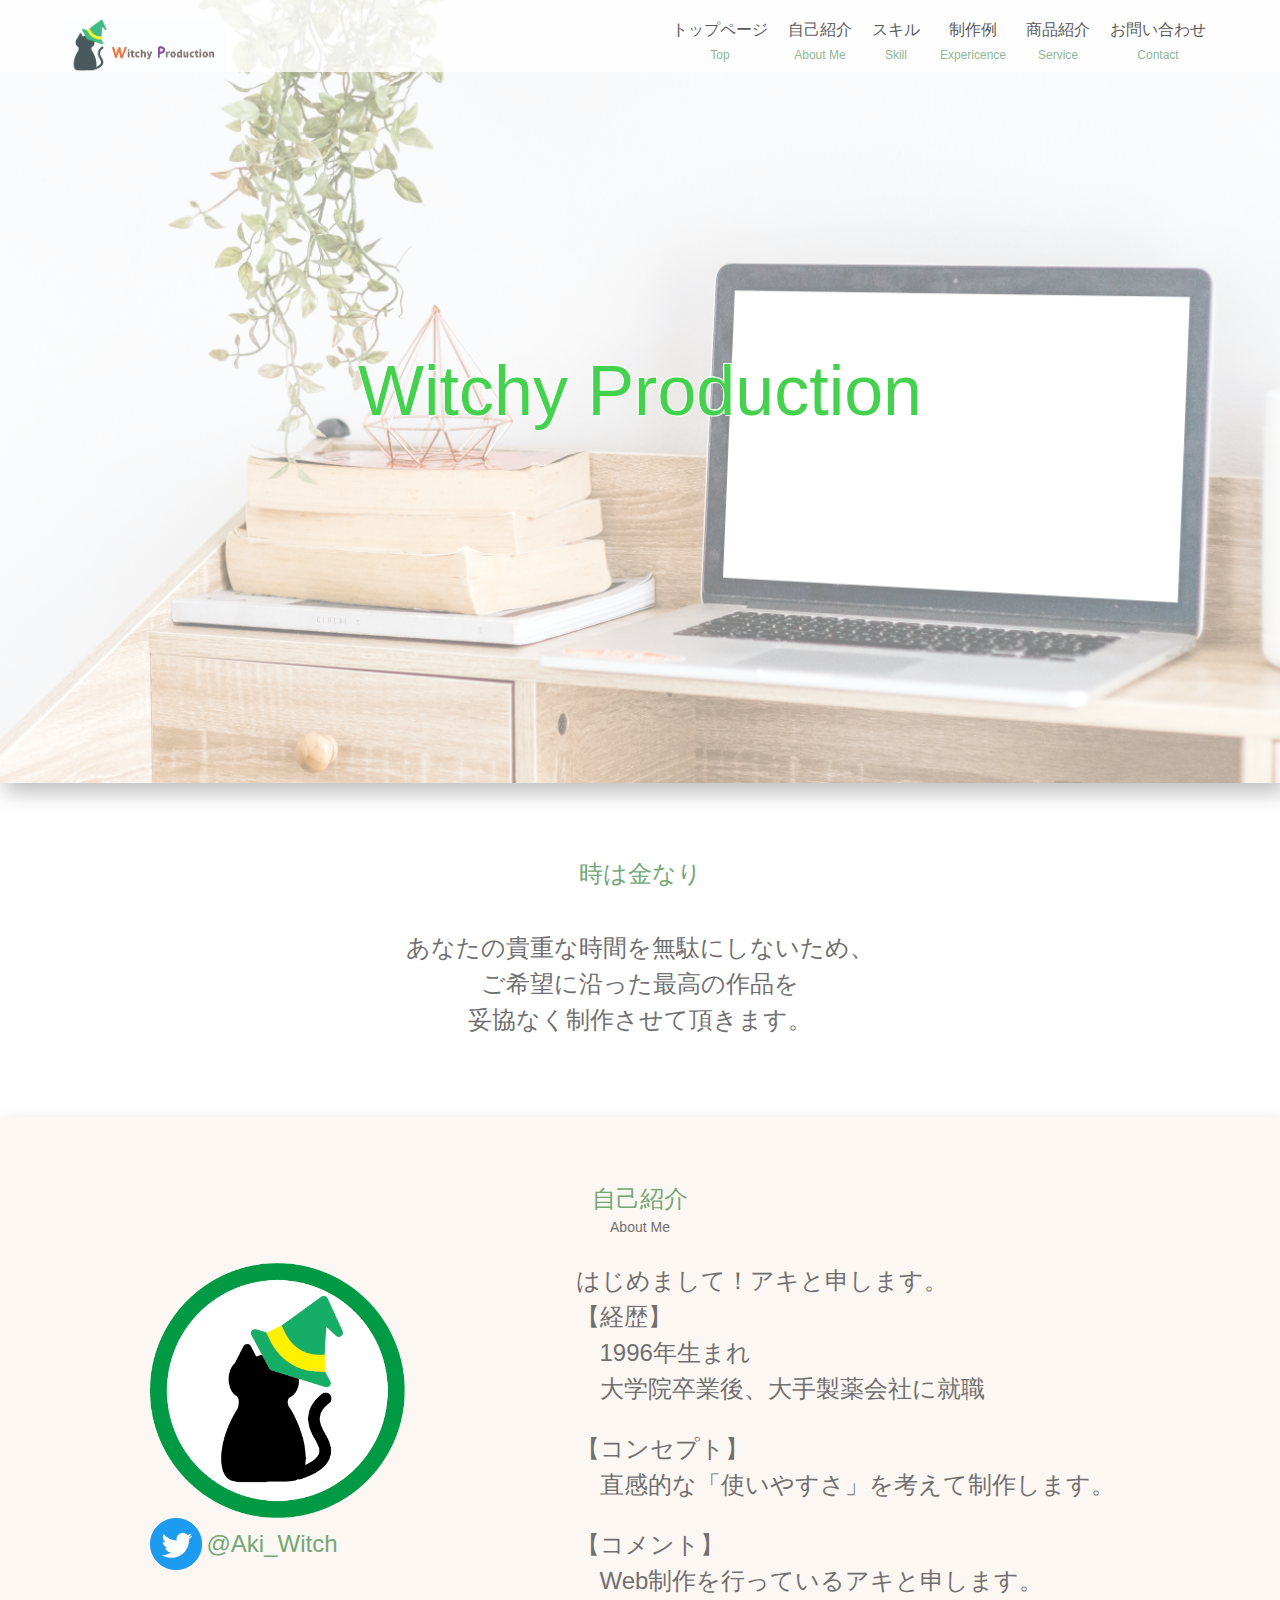
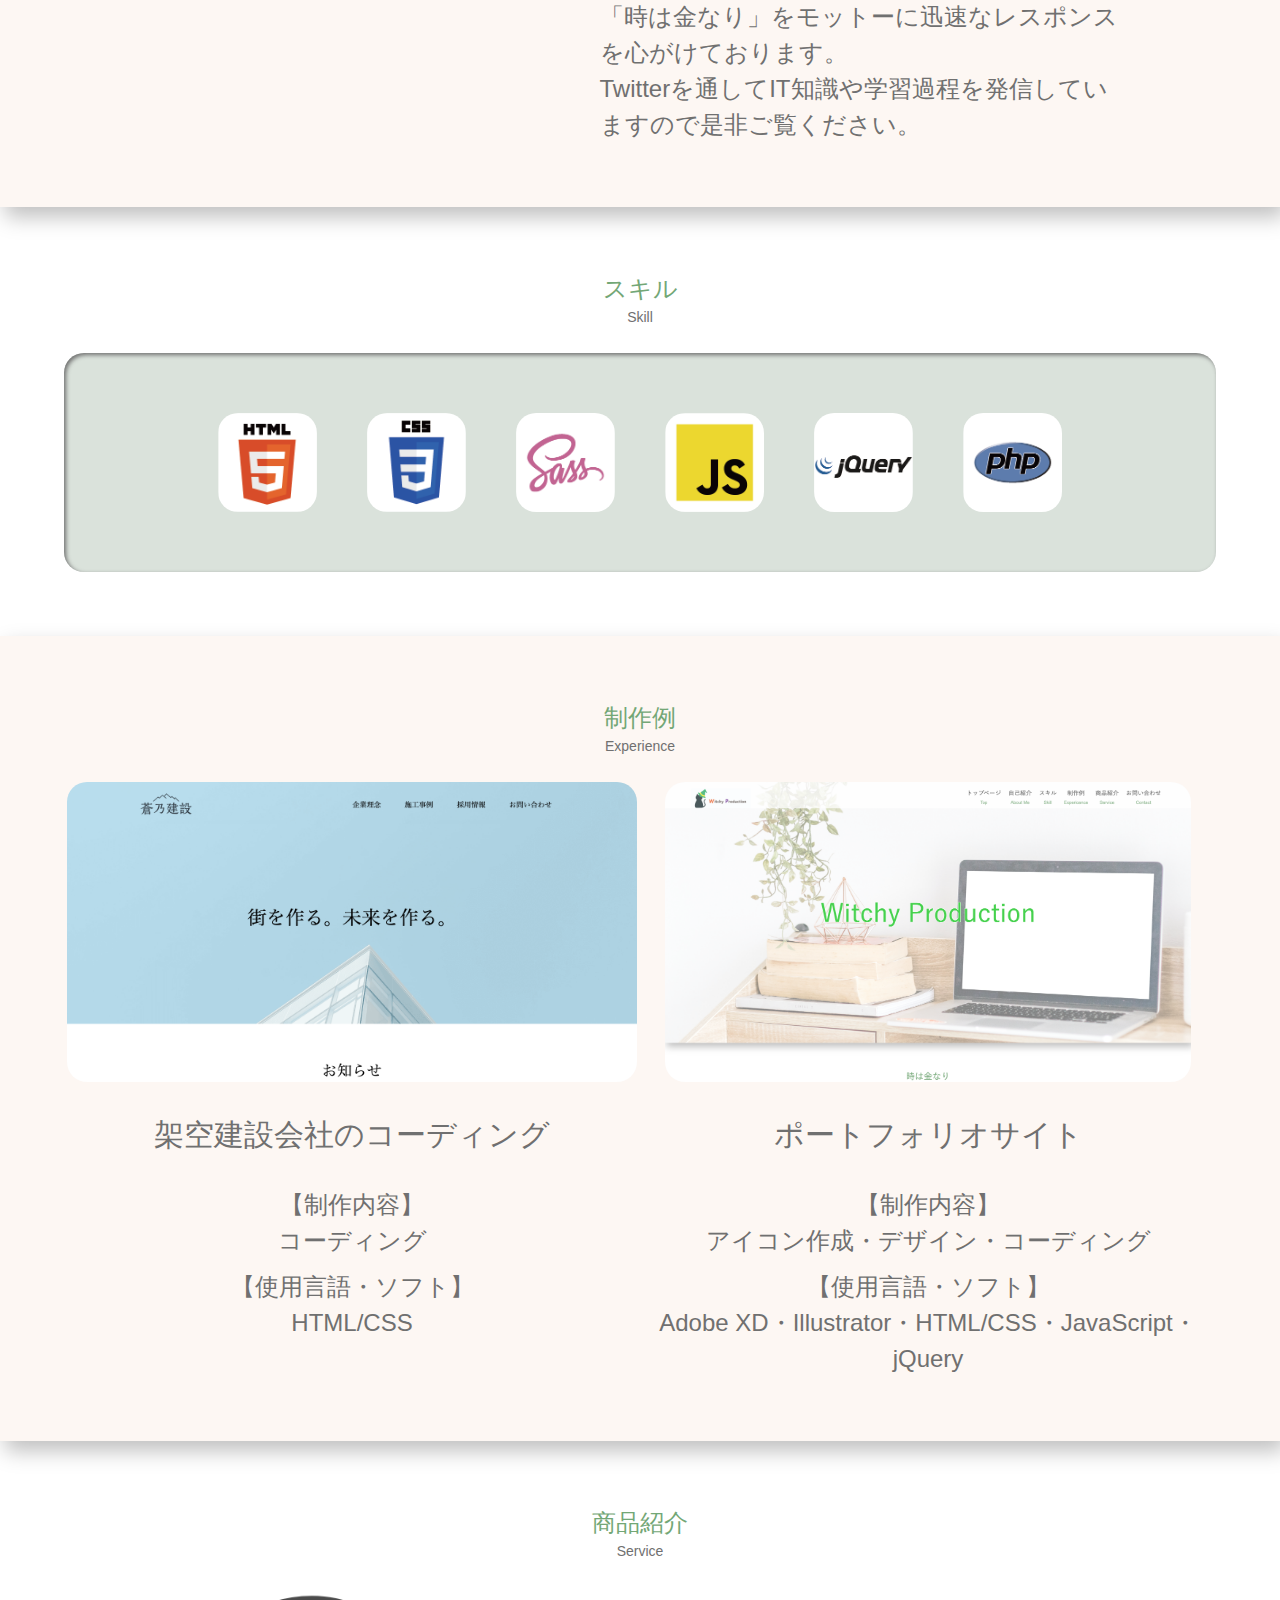
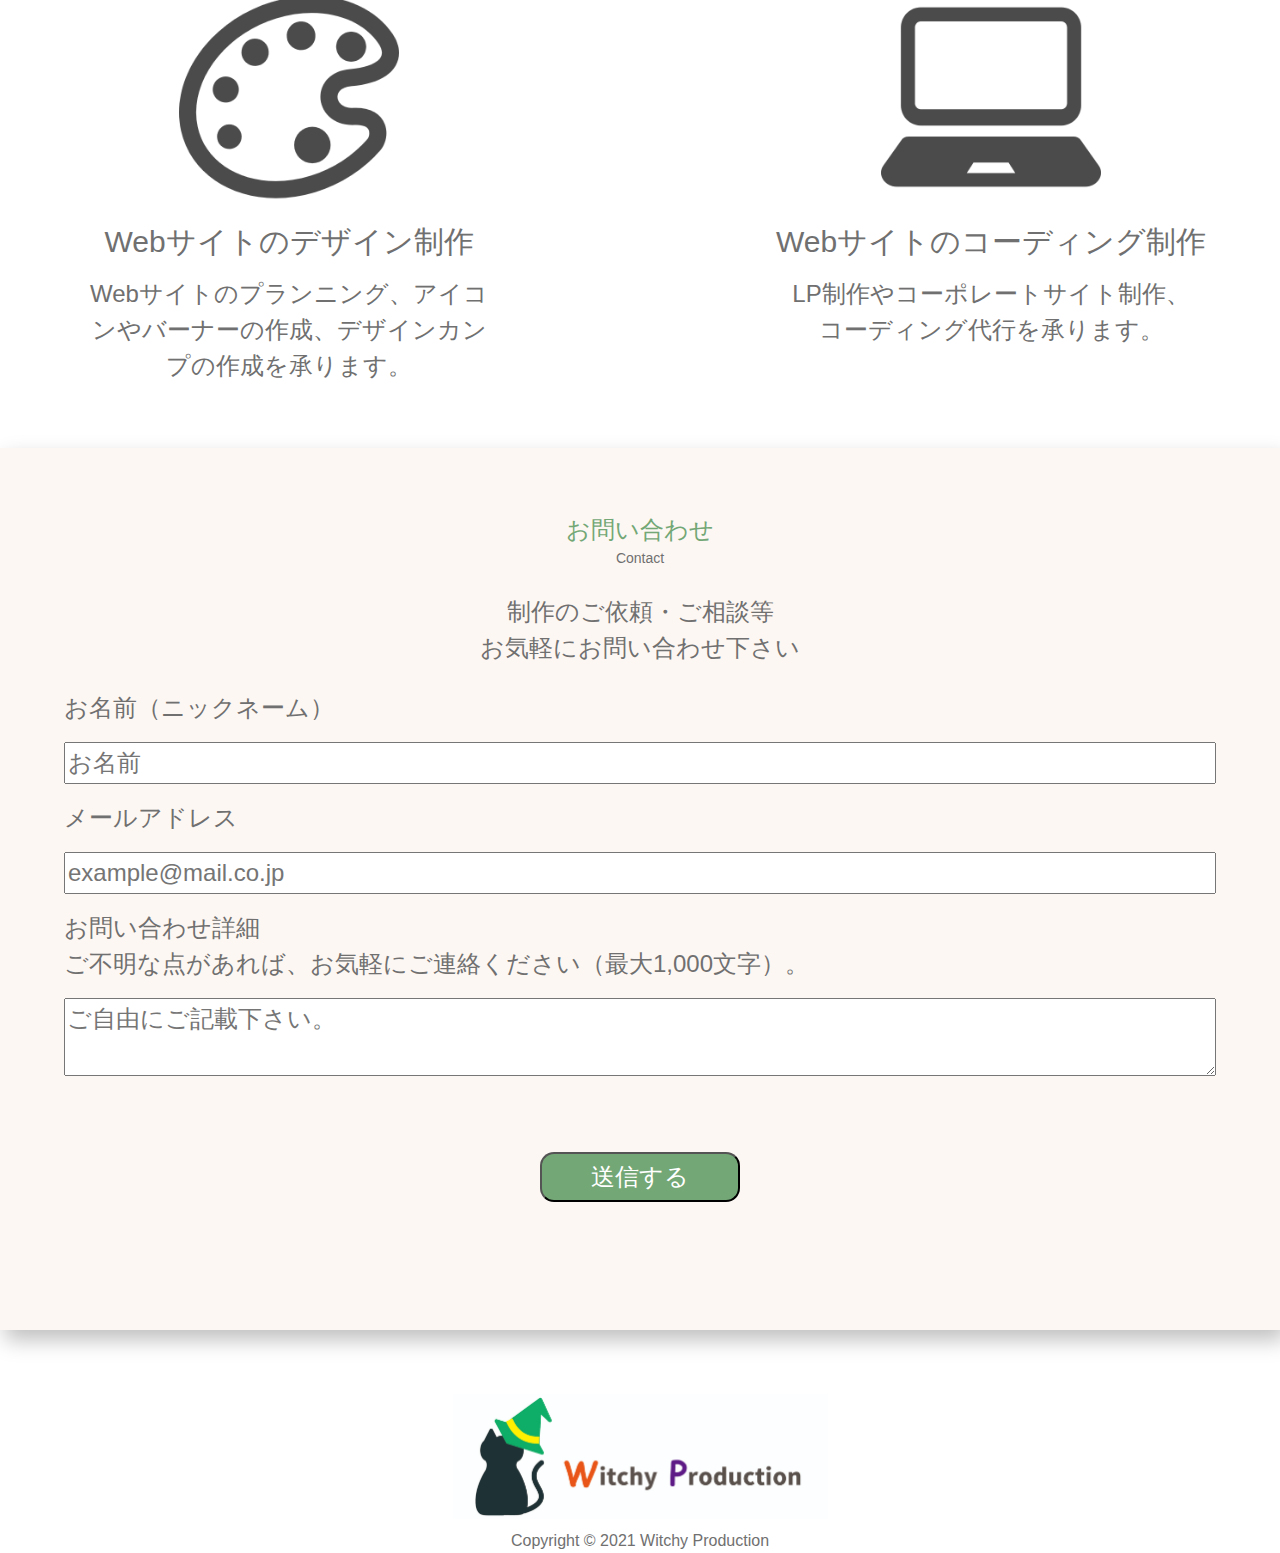
<file: index.html>
<!DOCTYPE html>
<html lang="ja">
<head>
    <meta charset="UTF-8">
    <meta http-equiv="X-UA-Compatible" content="IE=edge">
    <meta name="viewport" content="width=device-width, initial-scale=1.0">
    <title>Portfolio</title>
    <link rel="stylesheet" href="css/style.css">
    <link rel="stylesheet" href="https://unpkg.com/swiper/swiper-bundle.min.css" />
    <link rel="stylesheet" href="https://use.fontawesome.com/releases/v5.12.1/css/all.css">
</head>
<body>
    <header class="header">
        <div class="header__wrapper">
            <div class="header__left">
                <div class="header__icon">
                    <img src="img/banner-img.jpg" alt="黒猫バーナー">
                </div>
            </div>
            <div class="header__right">
                <button class="hamburger-btn" type="button">
                    <span></span>
                    <span></span>
                    <span></span>
                </button>
                <nav class="header__nav">
                    <ul class="header__titles text-size-s">
                        <li class="header__humburger-icon">
                            <div class="header__humburger-icon-wrapper">
                                <img class="header__humburger-icon-img" src="img/logo-img.png" alt="黒猫ロゴマーク">
                            </div>
                        </li>
                        <li class="header__title"><a href="#top" class="header__maintitle">トップページ<br><span class="header__subtitle main-color">Top</span></a></li>
                        <li class="header__title"><a href="#about-me" class="header__maintitle">自己紹介<br><span class="header__subtitle main-color">About Me</span></a></li>
                        <li class="header__title"><a href="#skill" class="header__maintitle">スキル<br><span class="header__subtitle main-color">Skill</span></a></li>
                        <li class="header__title"><a href="#experience" class="header__maintitle">制作例<br><span class="header__subtitle main-color">Expericence</span></a></li>
                        <li class="header__title"><a href="#service" class="header__maintitle">商品紹介<br><span class="header__subtitle main-color">Service</span></a></li>
                        <li class="header__title"><a href="#contact" class="header__maintitle">お問い合わせ<br><span class="header__subtitle main-color">Contact</span></a></li>
                    </ul>
                </nav>
            </div>
        </div>
    </header>
    <main>
        <div id="top">
            <div class="top__title main-brightcolor">Witchy Production</div>
        </div>
        <div class="coments">
            <div class="coments__title main-color">
                時は金なり
            </div>
            <p class="coments__text">あなたの貴重な時間を無駄にしないため、<br>
                ご希望に沿った最高の作品を<br>
                妥協なく制作させて頂きます。</p>
        </div>
        <div id="about-me" class="base-color">
            <div class="about-me__main-title main-color">自己紹介</div>
            <div class="subtitle">About Me</div>
            <div class="about-me__wrapper">
                <div class="about-me__left">
                    <div class="about-me__logo">
                        <img src="img/logo-img.png" alt="黒猫">
                    </div>
                    <a href="https://twitter.com/Aki_Witch" class="about-me__link">
                        <div class="about-me__twitter">
                            <img src="img/icon-img.png" alt="ツイッター">
                        </div>
                        <div class="about-me__twitter-name main-color">@Aki_Witch</div>
                    </a>
                </div>
                <div class="about-me__right">
                    <p class="about-me__hello">
                        はじめまして！アキと申します。
                    </p>
                    <p class="about-me__career text-indent">
                        【経歴】<br>
                        1996年生まれ<br>
                        大学院卒業後、大手製薬会社に就職
                    </p>
                    <p class="about-me__concept text-indent">
                        【コンセプト】<br>
                        直感的な「使いやすさ」を考えて制作します。
                    </p>
                    <p class="about-me__comment text-indent">
                        【コメント】<br>
                        Web制作を行っているアキと申します。<br>
                        「時は金なり」をモットーに迅速なレスポンスを心がけております。<br>
                        Twitterを通してIT知識や学習過程を発信していますので是非ご覧ください。
                    </p>
                </div>
            </div>
        </div>
        <div id="skill">
            <div class="skill__main-title main-color">スキル</div>
            <div class="subtitle">Skill</div>
            <div class="skill__container slide-container"><!--slide-containerはセレクタ名取り外しの時に使用したセレクタ-->
                <div class="skill__wrapper slide-wrapper base-greencolor"><!--slide-wrapperはセレクタ名取り外しの時に使用したセレクタ-->
                    <div class="skill__img slide-img"><!--slide-imgはセレクタ名取り外しの時に使用したセレクタ-->
                        <img src="img/言語アイコン/skill1.png" alt="html">
                    </div>
                    <div class="skill__img slide-img"><!--slide-imgはセレクタ名取り外しの時に使用したセレクタ-->
                        <img src="img/言語アイコン/skill2.png" alt="css">
                    </div>
                    <div class="skill__img slide-img"><!--slide-imgはセレクタ名取り外しの時に使用したセレクタ-->
                        <img src="img/言語アイコン/skill3.png" alt="sass">
                    </div>
                    <div class="skill__img slide-img"><!--slide-imgはセレクタ名取り外しの時に使用したセレクタ-->
                        <img src="img/言語アイコン/skill4.png" alt="javascript">
                    </div>
                    <div class="skill__img slide-img"><!--slide-imgはセレクタ名取り外しの時に使用したセレクタ-->
                        <img src="img/言語アイコン/skill5.png" alt="jquery">
                    </div>
                    <div class="skill__img slide-img"><!--slide-imgはセレクタ名取り外しの時に使用したセレクタ-->
                        <img src="img/言語アイコン/skill6.png" alt="php">
                    </div>
                </div>
                <div class="swiper-pagination"></div>
                <div class="swiper-button-prev"></div>
                <div class="swiper-button-next"></div>
            </div>
        </div>
        <div id="experience" class="base-color">
            <div class="experience__main-title main-color">制作例</div>
            <div class="subtitle">Experience</div>
            <div class="experience__wrapper">
                <div class="experience__left-wrapper">
                    <div class="experience__img">
                        <a href="蒼乃建設_模写/index.html"　target="_blank" rel="noopener noreferrer"><img src="img/experience-img.png" alt="建設会社"></a>
                    </div>
                    <div class="experience__left-title text-size-l">架空建設会社のコーディング</div>
                    <div class="experience__left-text">
                        <p class="experience__left-work">
                            【制作内容】<br>
                            コーディング
                        </p>
                        <p class="experience__left-language">
                            【使用言語・ソフト】<br>
                            HTML/CSS
                        </p>
                    </div>
                </div>
                <div class="experience__right-wrapper">
                    <div class="experience__img">
                        <a href=""><img src="img/experience-img2.png" alt="ポートフォリオ"></a>
                    </div>
                    <div class="experience__right-title text-size-l">ポートフォリオサイト</div>
                    <div class="experience__right-text">
                        <p class="experience__right-work">
                            【制作内容】<br>
                            アイコン作成・デザイン・コーディング
                        </p>
                        <p class="experience__right-language">
                            【使用言語・ソフト】<br>
                            Adobe XD・Illustrator・HTML/CSS・JavaScript・jQuery
                        </p>
                    </div>
                </div>
            </div>
        </div>
        <div id="service">
            <div class="service__main-title main-color">商品紹介</div>
            <div class="subtitle">Service</div>
            <div class="service__wrapper">
                <div class="service__left">
                    <div class="service__paint-icon">
                        <img src="img/service-img2.png" alt="キャンバス">
                    </div>
                    <div class="service__left-title text-size-l">Webサイトのデザイン制作</div>
                    <p class="service__left-text">Webサイトのプランニング、アイコンやバーナーの作成、デザインカンプの作成を承ります。</p>
                </div>
                <div class="service__right">
                    <div class="service__pc-icon">
                        <img src="img/service-img1.png" alt="パソコン">
                    </div>
                    <div class="service__right-title text-size-l">Webサイトのコーディング制作</div>
                    <p class="service__right-text">LP制作やコーポレートサイト制作、コーディング代行を承ります。</p>
                </div>
            </div>
        </div>
        <div id="contact" class="base-color">
            <div class="contact__main-title main-color">お問い合わせ</div>
            <div class="subtitle">Contact</div>
            <p class="contact__text">
                制作のご依頼・ご相談等<br>
                お気軽にお問い合わせ下さい
            </p>
            <div class="contact__wrapper">
                <form action="https://docs.google.com/forms/u/0/d/e/1FAIpQLSd7VACayRbrViLSU15xA6x3VYgoo7xHBLJiN-CHhmTw19xo2w/formResponse"method="post" target="hidden_iframe" onsubmit="submitted=true;">
                    <label for="form-name">お名前（ニックネーム）</label>
                    <p><input id="form-name" type="text" name="entry.1098743279" placeholder="お名前" required=""></p>
                    <label for="form-mail">メールアドレス</label>
                    <p><input id="form-mail" type="email" name="entry.1293579898" placeholder="example@mail.co.jp" required=""></p>
                    <label for="form-detail">お問い合わせ詳細</label>
                    <p>ご不明な点があれば、お気軽にご連絡ください（最大1,000文字）。</p>
                    <p><textarea id="form-detail" class="form-detail" name="entry.410383254" placeholder="ご自由にご記載下さい。" required=""></textarea></p>
                    <p class="form__btn-area"><button type="submit" name="button" value="送信する" class="btn">送信する</button></p>
                </form>
                <script type="text/javascript">var submitted = false;</script>
                <iframe name="hidden_iframe" id="hidden_iframe" style="display:none;" onload="if(submitted){window.location='thank-you.html';}"></iframe>
            </div>
        </div>
    </main>
    <footer class="footer">
        <div class="footer__wrapper">
            <div class="footer__logo">
                <img class="footer__logo-img" src="img/banner-img.jpg" alt="黒猫バーナー">
            </div>
            <p class="footer__copy-right text-size-s">
                Copyright © 2021 Witchy Production
            </p>
        </div>
    </footer>
    <script src="https://ajax.googleapis.com/ajax/libs/jquery/1.12.4/jquery.min.js"></script>
    <script src="js/script.js"></script>
    <script src="https://unpkg.com/swiper/swiper-bundle.min.js"></script>

</body>
</html>
</file>
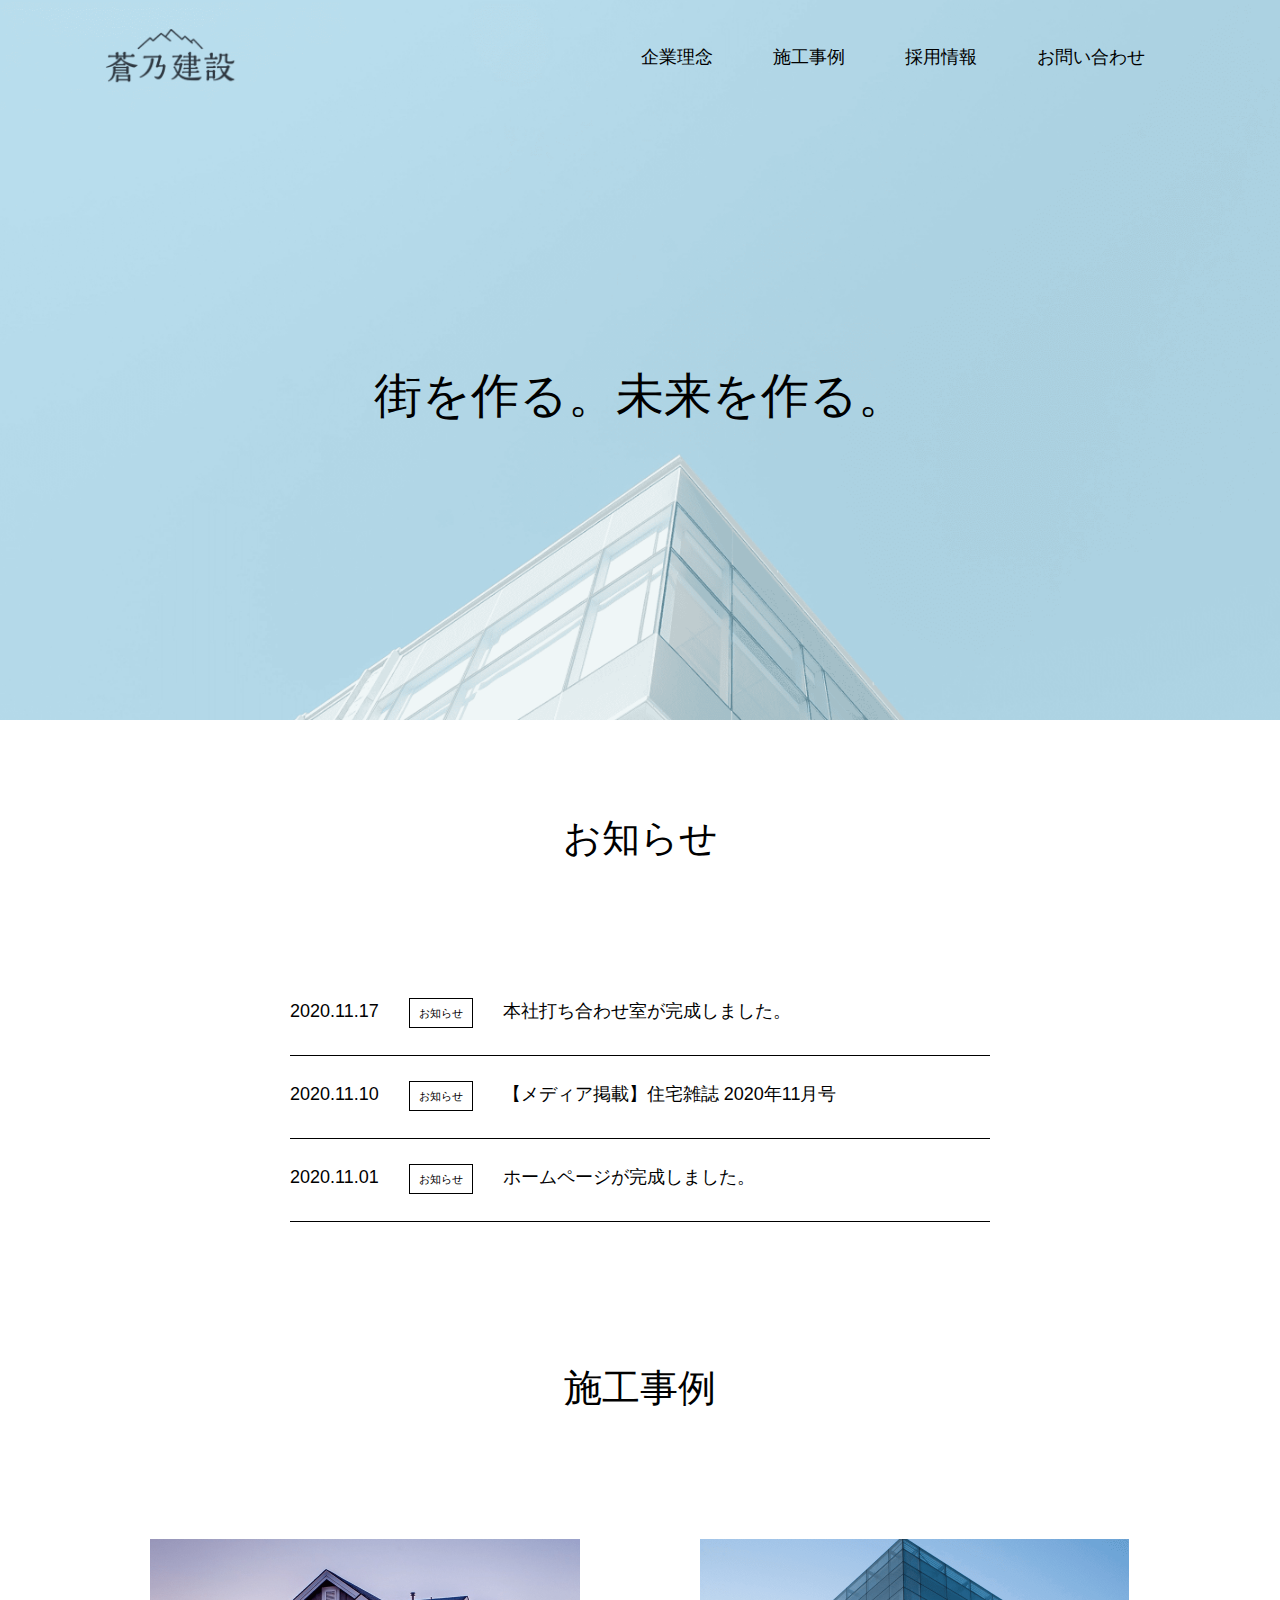
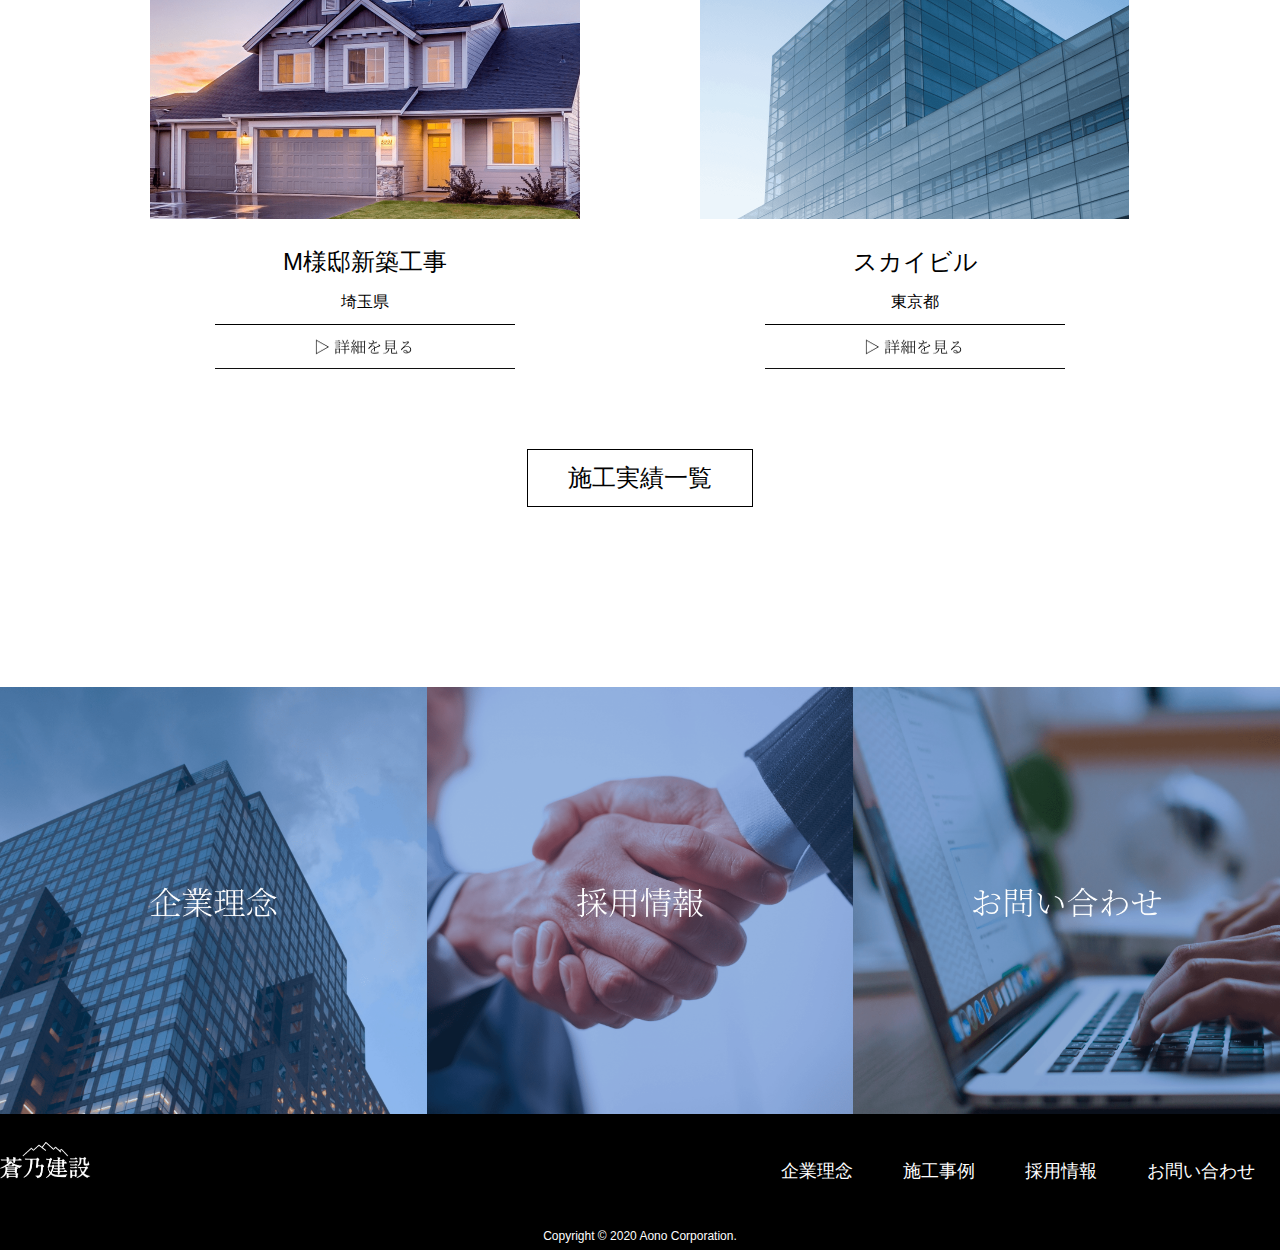
<file: 蒼乃建設_模写/index.html>
<!DOCTYPE html>
<html lang="ja">
<head>
    <meta charset="UTF-8">
    <meta http-equiv="X-UA-Compatible" content="IE=edge">
    <meta name="viewport" content="width=device-width, initial-scale=1.0">
    <title>Document</title>
    <link rel="stylesheet" href="css/style.css">
</head>
<body>
<!--ヘッダー------------------------------------------->
    <header class="header">
        <div class="header--wrapper">
            <div class="header--logo">
                <a href=""><img src="img/header_logo.png" alt="ロゴ"></a>
            </div>
            <nav　class="header--nav">
                <ul class="header--nav__list">
                    <li><a href="">企業理念</a></li>
                    <li><a href="">施工事例</a></li>
                    <li><a href="">採用情報</a></li>
                    <li><a href="">お問い合わせ</a></li>
                </ul>
                <div class="humbergermenu">
                    <img src="img/hamburger.svg" alt="ハンバーガーメニュー">
                    </div>
            </nav>
        </div>
        <div class="header--title">
            <p>街を作る。未来を作る。</p>
        </div>
    </header>
<!--ヘッダー------------------------------------------->

<!--メイン------------------------------------------->
<!--お知らせ------------------------------------------->
    <main>
        <div class="notice">
            <div class="notice--wrapper">
                <h2>お知らせ</h2>
                <div class="notice--information">
                    <ul>
                        <li><a href="">2020.11.17<span class="notice--item">お知らせ</span><span class="notice--newline">本社打ち合わせ室が完成しました。</span></a></li>
                        <li><a href="">2020.11.10<span class="notice--item">お知らせ</span><span class="notice--newline">【メディア掲載】住宅雑誌 2020年11月号</span></a></li>
                        <li><a href="">2020.11.01<span class="notice--item">お知らせ</span><span class="notice--newline">ホームページが完成しました。</span></a></li>
                    </ul>
                </div>
            </div>
        </div>
<!--お知らせ------------------------------------------->

<!--施工事例------------------------------------------->
        <div class="example">
            <div class="example--wrapper">
                <h2>施工事例</h2>
                <div class="example--contents">
                    <div class="example--contents__left">
                        <div class="example--left__img">
                            <img src="img/building1.png" alt="一軒家">
                        </div>
                        <h3>M様邸新築工事</h3>
                        <div class="example--contents__explain">
                            <p>埼玉県</p>
                        </div>
                        <div class="contents--left">
                            <a href=""><img src="img/more.png" alt="詳細を見る"></a>
                        </div>
                    </div>
                    <div class="example--contents__right">
                        <p class="example--right__img">
                            <img src="img/building2.png" alt="ビル">
                        </p>
                        <h3>スカイビル</h3>
                        <div class="example--contents__explain">
                            <p>東京都</p>
                        </div>
                        <p class="contents--right">
                            <a href=""><img src="img/more.png" alt="詳細を見る"></a>
                        </p>
                    </div>
                </div>
                <a href=""><h3>施工実績一覧</h3></a>
            </div>
        </div>
<!--施工事例------------------------------------------->

<!--メインナビゲーション ------------------------------------------->
        <div class="MainNav">
            <div class="vision">
                <a href="">
                    <div class="vision--img">
                        <img src="img/company.png" alt="ビル">
                    </div>
                </a>
            </div>
            <div class="recruit">
                <a href="">
                    <div class="recruit--img">
                        <img src="img/recruit.png" alt="手">
                    </div>
                </a>
            </div>
            <div class="inquiry">
                <a href="">
                    <img src="img/contact.png" alt="パソコン">
                </a>
            </div>
        </div>
<!--メインナビゲーション ------------------------------------------->
    </main>
<!--メイン------------------------------------------->

<!--フッター------------------------------------------->
    <footer>
        <div class="FooterNav">
            <nav class="FooterNav--contents">
                <ul class="FooterNav--list">
                    <li><a href="">企業理念</a></li>
                    <li><a href="">施工事例</a></li>
                    <li><a href="">採用情報</a></li>
                    <li><a href="">お問い合わせ</a></li>
                </ul>
            </nav>
            <div class="FooterNav--img">
                <a href=""><img src="img/footer_logo.png" alt="ロゴ"></a>
            </div>
        </div>
        <p>Copyright © 2020 Aono Corporation.</p>
    </footer>
<!--フッター------------------------------------------->
</body>
</html>
</file>
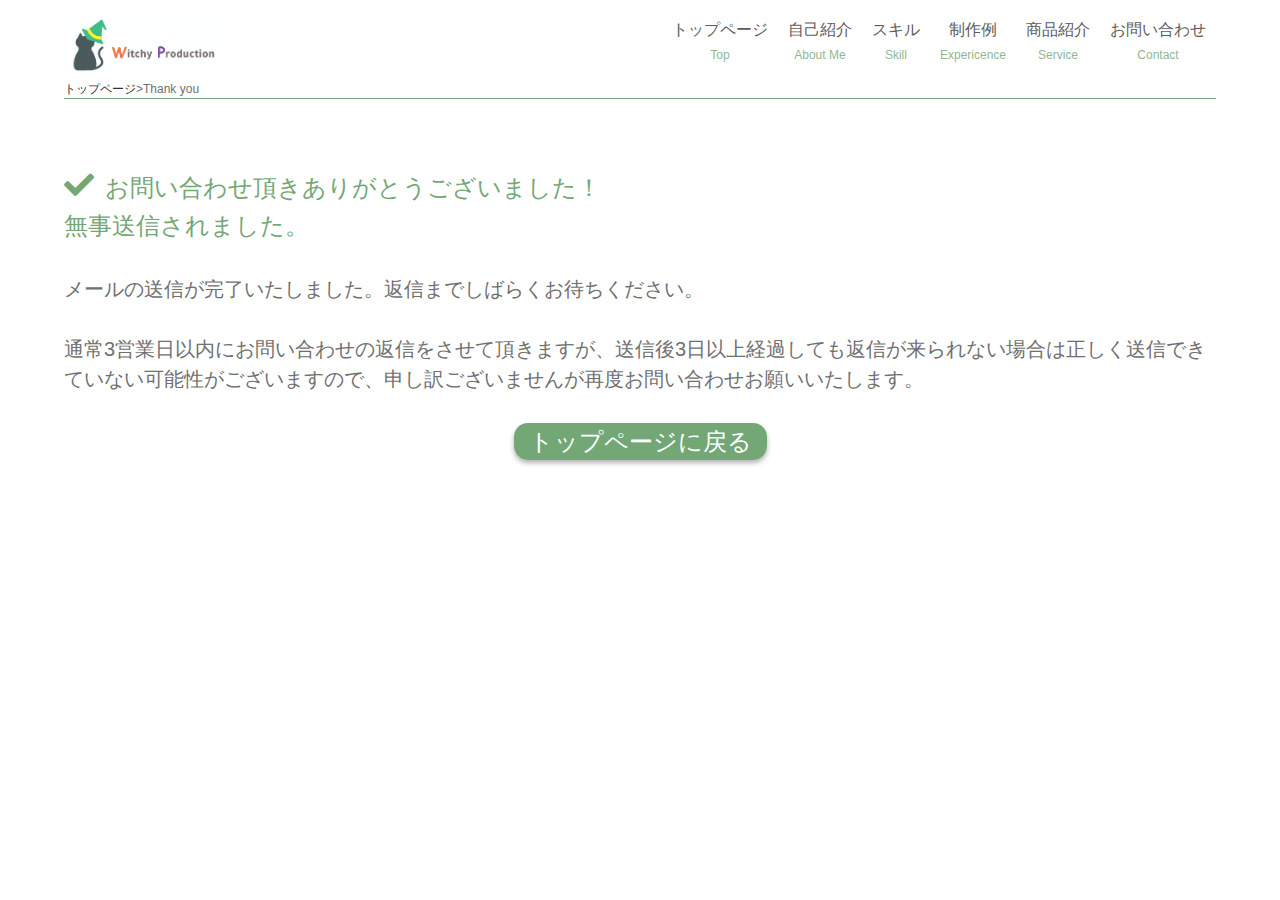
<file: thank-you.html>
<!DOCTYPE html>
<html lang="ja">
<head>
    <meta charset="UTF-8">
    <meta http-equiv="X-UA-Compatible" content="IE=edge">
    <meta name="viewport" content="width=device-width, initial-scale=1.0">
    <title>Portfolio</title>
    <link rel="stylesheet" href="css/style.css">
    <link rel="stylesheet" href="https://use.fontawesome.com/releases/v5.12.1/css/all.css">

</head>
<body>
    <header class="header">
        <div class="header__wrapper">
            <div class="header__left">
                <div class="header__icon">
                    <img src="img/banner-img.jpg" alt="黒猫バーナー">
                </div>
            </div>
            <div class="header__right">
                <nav class="header__nav">
                    <ul class="header__titles text-size-s">
                        <li class="header__title"><a href="index.html#top" class="header__maintitle">トップページ<br><span class="header__subtitle main-color">Top</span></a></li>
                        <li class="header__title"><a href="index.html#about-me" class="header__maintitle">自己紹介<br><span class="header__subtitle main-color">About Me</span></a></li>
                        <li class="header__title"><a href="index.html#skill" class="header__maintitle">スキル<br><span class="header__subtitle main-color">Skill</span></a></li>
                        <li class="header__title"><a href="index.html#experience" class="header__maintitle">制作例<br><span class="header__subtitle main-color">Expericence</span></a></li>
                        <li class="header__title"><a href="index.html#service" class="header__maintitle">商品紹介<br><span class="header__subtitle main-color">Service</span></a></li>
                        <li class="header__title"><a href="index.html#contact" class="header__maintitle">お問い合わせ<br><span class="header__subtitle main-color">Contact</span></a></li>
                    </ul>
                </nav>
            </div>
        </div>
    </header>
    <!--階層表示----------------------->
    <div class="hierarchy text-size-ss">
        <a href="index.html">トップページ</a>
        <p class="hierarchy--item">></p>
        <p>Thank you</p>
    </div>
    <!-------------------------------->

    <!--本文----------------------->
    <div class="thank-you">
        <div class="thank-you__title">
            お問い合わせ頂きありがとうございました！<br>
            無事送信されました。
        </div>
        <p class="thank-you__text">
            メールの送信が完了いたしました。返信までしばらくお待ちください。
        </p>
        <p class="thank-you__text">
            通常3営業日以内にお問い合わせの返信をさせて頂きますが、送信後3日以上経過しても返信が来られない場合は正しく送信できていない可能性がございますので、申し訳ございませんが再度お問い合わせお願いいたします。
        </p>
        <a href="index.html" class="btn btn--wrapper btn--shadow">トップページに戻る</a>
    </div>
    <!--本文----------------------->
</body>
</html>
</file>
<file: css/style.css>
@charset "UTF-8";
/* ボックスのサイズ設定ルール */
*,
*::before,
*::after {
  -webkit-box-sizing: border-box;
          box-sizing: border-box;
}

/* デフォルトのマージンを削除します */
body,
h1,
h2,
h3,
h4,
p,
figure,
blockquote,
dl,
dd {
  margin: 0;
}

/* リストロールを持つul、ol要素のリストスタイルを削除します。これは、デフォルトのスタイルが削除されることを示唆しています */
ul[role="list"],
ol[role="list"] {
  list-style: none;
}

/* コアルートのデフォルトを設定します */
html:focus-within {
  scroll-behavior: smooth;
}

/* コアボディのデフォルトを設定します */
body {
  min-height: 100vh;
  text-rendering: optimizeSpeed;
  line-height: 1.5;
}

/* クラスを持たない要素はデフォルトのスタイルを取得します */
a:not([class]) {
  text-decoration-skip-ink: auto;
}

/* 画像の操作を簡単にします */
img,
picture {
  max-width: 100%;
  display: block;
}

/* 入力とボタンのフォントを継承します */
input,
button,
textarea,
select {
  font: inherit;
}

/* 見たくない人のためにすべてのアニメーションとトランジションを削除します */
@media (prefers-reduced-motion: reduce) {
  html:focus-within {
    scroll-behavior: auto;
  }
  *,
  *::before,
  *::after {
    -webkit-animation-duration: 0.01ms !important;
            animation-duration: 0.01ms !important;
    -webkit-animation-iteration-count: 1 !important;
            animation-iteration-count: 1 !important;
    -webkit-transition-duration: 0.01ms !important;
            transition-duration: 0.01ms !important;
    scroll-behavior: auto !important;
  }
}

body {
  font-family: "Yu Gothic", "游ゴシック", YuGothic, "游ゴシック体", "ヒラギノ角ゴ Pro W3", "メイリオ", sans-serif;
  font-size: 1.5rem;
  color: #707070;
  background-color: #FFFFFF;
  text-align: center;
  width: 100%;
  padding: 0;
  margin: auto;
}

ul {
  padding: 0;
  margin: 0;
}

li {
  list-style: none;
}

a {
  text-decoration: none;
  color: #333333;
}

img {
  max-width: 100%;
  vertical-align: bottom;
}

/*カラー--------------------------------*/
.main-color {
  color: #73A776;
}

.main-brightcolor {
  color: #44D14D;
}

.base-color {
  /*背景色*/
  background-color: #FDF7F3;
}

.base-greencolor {
  /*背景色*/
  background-color: #DAE2DB;
}

/*カラー--------------------------------*/
/*文字--------------------------------*/
.subtitle {
  font-size: 0.875rem;
  font-family: Arial, Helvetica, sans-serif;
  margin: 0 0 1.5625rem 0;
}

.text-size-l {
  font-size: 1.875rem;
}

.text-size-s {
  font-size: 1rem;
}

.text-size-ss {
  font-size: 0.75rem;
}

/*文字--------------------------------*/
/*ボタン--------------------------------*/
.btn {
  width: 200px;
  height: 50px;
  border-radius: 14px;
  background-color: #73A776;
  color: #FFFFFF;
  cursor: pointer;
}

.btn:hover {
  opacity: .7;
}

/*ボタン--------------------------------*/
/*1文字下げる--------------------------------*/
.text-indent {
  padding-left: 1em;
  text-indent: -1em;
}

/*1文字下げる--------------------------------*/
/*ヘッダー--------------------------------*/
.header {
  position: fixed;
  width: 100%;
  top: 0;
  z-index: 10000;
  background-color: #FFFFFF;
  opacity: 0.8;
}

.header.active {
  background-color: #73A776;
  opacity: 1;
}

.header__wrapper {
  display: -webkit-box;
  display: -webkit-flex;
  display: -ms-flexbox;
  display: flex;
  width: 90%;
  margin: auto;
  -webkit-box-pack: justify;
  -webkit-justify-content: space-between;
      -ms-flex-pack: justify;
          justify-content: space-between;
  padding: 1.125rem 0 0 0;
  height: 72px;
}

.header__icon {
  width: 161.78px;
  height: 54px;
}

.header__icon.active {
  display: none;
}

.header__nav.active {
  position: fixed;
  /* メニュー位置を固定＆.headerのflexが効かないようにする*/
  left: 0;
  top: 72px;
  width: 100%;
  /* 画面幅いっぱいに */
}

.header__titles {
  display: -webkit-box;
  display: -webkit-flex;
  display: -ms-flexbox;
  display: flex;
}

@media screen and (max-width: 1023px) {
  .header__titles {
    display: none;
  }
}

.header__titles.active {
  display: -webkit-box;
  display: -webkit-flex;
  display: -ms-flexbox;
  display: flex;
  width: 100%;
  /* 画面幅いっぱいに */
  height: calc(100vh - 72px);
  /* 高さを画面全体からヘッダー分ひいた大きさに */
  display: block;
  /* メニュー一覧の横並びを解除して縦並びに */
  background-color: #73A776;
  /* わかりやすいように背景色 */
}

.header__humburger-icon-wrapper {
  display: none;
}

.header__humburger-icon-wrapper.active {
  display: block;
  padding: 2.1875rem 0 0.9375rem 0;
}

@media screen and (max-width: 1023px) {
  .header__humburger-icon-img {
    width: 143px;
    margin: auto;
  }
}

.header__title {
  margin: 0 0.625rem;
}

.header__title:hover {
  opacity: .7;
}

@media screen and (max-width: 1023px) {
  .header__title {
    padding: 0.625rem 0;
  }
}

.header__maintitle {
  display: block;
}

@media screen and (max-width: 1023px) {
  .header__maintitle {
    color: #FFFFFF;
    font-size: 0.9375rem;
  }
}

.header__subtitle {
  font-size: 0.75rem;
  font-family: Arial, Helvetica, sans-serif;
}

@media screen and (max-width: 1023px) {
  .header__subtitle {
    color: #FFFFFF;
    font-size: 0.9375rem;
  }
}

/*ヘッダー--------------------------------*/
/*ハンバーガーメニュー--------------------------------*/
.hamburger-btn {
  position: relative;
  /* buttonタグを起点にしてspanタグの位置を決める */
  width: 40px;
  height: 30px;
  -webkit-transition: all .4s;
  transition: all .4s;
  /* アニメーション速度 */
  border: none;
  /* buttonタグの装飾を消去 */
  outline: none;
  /* buttonタグの装飾を消去 */
  background: transparent;
  /* buttonタグの装飾を消去 */
  display: none;
  cursor: pointer;
}

.hamburger-btn:hover {
  opacity: .7;
}

@media screen and (max-width: 1023px) {
  .hamburger-btn {
    display: block;
  }
}

.hamburger-btn span {
  /* すべての線に共通のスタイル */
  display: inline-block;
  -webkit-transition: all .4s;
  transition: all .4s;
  /* アニメーション速度 */
  position: absolute;
  /* buttonタグから見た位置 */
  left: 0;
  /* buttonタグの左端に寄せる */
  width: 100%;
  /* 横幅をbuttonタグいっぱいに広げる(40px) */
  height: 2px;
  /* 線の太さ */
  background-color: #73A776;
  border-radius: 4px;
}

.hamburger-btn span.active {
  background-color: #FFFFFF;
}

.hamburger-btn span:nth-of-type(1) {
  /* 一番上の線の位置 */
  top: 0;
}

.hamburger-btn span:nth-of-type(2) {
  /* 真ん中の線の位置 */
  top: 15px;
}

.hamburger-btn span:nth-of-type(3) {
  /* 一番下の線の位置 */
  bottom: 0;
}

.hamburger-btn.active span:nth-of-type(1) {
  -webkit-transform: translateY(14px) rotate(-45deg);
  transform: translateY(14px) rotate(-45deg);
}

.hamburger-btn.active span:nth-of-type(2) {
  opacity: 0;
}

.hamburger-btn.active span:nth-of-type(3) {
  -webkit-transform: translateY(-14px) rotate(45deg);
  transform: translateY(-14px) rotate(45deg);
}

/*ハンバーガーメニュー--------------------------------*/
/*Top--------------------------------*/
#top {
  background-image: url(../img/title-img.jpg);
  background-color: rgba(255, 255, 255, 0.5);
  background-blend-mode: lighten;
  width: 100%;
  height: 87vh;
  background-size: cover;
  background-position: center;
  display: -webkit-box;
  display: -webkit-flex;
  display: -ms-flexbox;
  display: flex;
  -webkit-box-pack: center;
  -webkit-justify-content: center;
      -ms-flex-pack: center;
          justify-content: center;
  -webkit-box-align: center;
  -webkit-align-items: center;
      -ms-flex-align: center;
          align-items: center;
  -webkit-box-shadow: 5px 10px 20px rgba(0, 0, 0, 0.25);
          box-shadow: 5px 10px 20px rgba(0, 0, 0, 0.25);
}

.top__title {
  font-size: 70px;
  text-shadow: 1px 1px 0 #FFFFFF,-1px -1px 0 #FFFFFF,1px -1px 0 #FFFFFF,-1px -1px 0 #FFFFFF;
}

/*Top--------------------------------*/
/*コメント--------------------------------*/
.coments__title {
  margin: 4.5625rem 0 2.375rem 0;
}

.coments__text {
  margin: 0 0 4.9375rem 0;
}

/*コメント--------------------------------*/
/*自己紹介--------------------------------*/
#about-me {
  padding: 4rem 0;
  -webkit-box-shadow: 5px 10px 20px rgba(0, 0, 0, 0.25);
          box-shadow: 5px 10px 20px rgba(0, 0, 0, 0.25);
}

.about-me__wrapper {
  display: -webkit-box;
  display: -webkit-flex;
  display: -ms-flexbox;
  display: flex;
  -webkit-justify-content: space-around;
      -ms-flex-pack: distribute;
          justify-content: space-around;
  text-align: left;
  width: 90%;
  margin: auto;
}

@media screen and (max-width: 1023px) {
  .about-me__wrapper {
    display: block;
  }
}

.about-me__logo {
  width: 255px;
}

@media screen and (max-width: 1023px) {
  .about-me__logo {
    margin: auto;
  }
}

.about-me__link {
  display: -webkit-box;
  display: -webkit-flex;
  display: -ms-flexbox;
  display: flex;
}

.about-me__link:hover .about-me__twitter {
  opacity: 0.7;
}

.about-me__link:hover .about-me__twitter-name {
  opacity: 0.7;
}

@media screen and (max-width: 1023px) {
  .about-me__link {
    margin: 0 0 1.5rem 0;
  }
}

.about-me__twitter {
  width: 52px;
}

.about-me__twitter-name {
  display: -webkit-box;
  display: -webkit-flex;
  display: -ms-flexbox;
  display: flex;
  -webkit-box-align: center;
  -webkit-align-items: center;
      -ms-flex-align: center;
          align-items: center;
  margin: 0 0.3125rem;
}

.about-me__right {
  width: 555px;
}

@media screen and (max-width: 1023px) {
  .about-me__right {
    width: 100%;
  }
}

.about-me__concept {
  margin: 1.5rem 0 1.5rem 0;
}

/*自己紹介--------------------------------*/
/*スキル--------------------------------*/
#skill {
  padding: 4rem 0;
}

.skill__wrapper {
  display: -webkit-box;
  display: -webkit-flex;
  display: -ms-flexbox;
  display: flex;
  -webkit-box-pack: center;
  -webkit-justify-content: center;
      -ms-flex-pack: center;
          justify-content: center;
  width: 90%;
  margin: auto;
  padding: 3.75rem 0;
  border-radius: 20px;
  -webkit-box-shadow: 2px 2px 4px inset;
          box-shadow: 2px 2px 4px inset;
}

.skill__img {
  margin: 0 1.5625rem;
  width: 99px;
}

.skill__img img {
  border-radius: 20px;
}

/*スキル--------------------------------*/
/*レスポンシブ時のスライド--------------------------------*/
.swiper-container {
  background-color: #DAE2DB;
  -webkit-box-shadow: 5px 10px 20px rgba(0, 0, 0, 0.25);
          box-shadow: 5px 10px 20px rgba(0, 0, 0, 0.25);
  position: relative;
  overflow: hidden;
}

.swiper-slide {
  padding: 4rem;
}

.swiper-slide img {
  margin: auto;
  border-radius: 20px;
}

.swiper-slide-duplicate {
  display: none;
}

@media screen and (max-width: 1023px) {
  .swiper-slide-duplicate {
    display: block;
  }
}

.swiper-pagination {
  display: none;
}

@media screen and (max-width: 1023px) {
  .swiper-pagination {
    display: block;
  }
}

.swiper-button-prev::before {
  display: none;
}

.swiper-button-next::before {
  display: none;
}

.swiper-container > .swiper-button-prev::after {
  /*詳細度をあげるため*/
  display: none;
}

@media screen and (max-width: 1023px) {
  .swiper-container > .swiper-button-prev::after {
    display: block;
    /*スライダー矢印の変更*/
    font-family: "Font Awesome 5 Free";
    content: "\f0a5";
    /* angle-double-leftのUnicode */
    font-size: 48px;
    color: black;
    font-weight: 400;
  }
}

.swiper-container > .swiper-button-next::after {
  /*詳細度をあげるため*/
  display: none;
}

@media screen and (max-width: 1023px) {
  .swiper-container > .swiper-button-next::after {
    display: block;
    /*スライダー矢印の変更*/
    font-family: "Font Awesome 5 Free";
    content: "\f0a4";
    /* angle-double-rightのUnicode */
    font-size: 48px;
    color: black;
    font-weight: 400;
  }
}

/*レスポンシブ時のスライド--------------------------------*/
/*制作例--------------------------------*/
#experience {
  padding: 4rem 0;
  -webkit-box-shadow: 5px 10px 20px rgba(0, 0, 0, 0.25);
          box-shadow: 5px 10px 20px rgba(0, 0, 0, 0.25);
}

.experience__wrapper {
  width: 90%;
  margin: auto;
  display: -webkit-box;
  display: -webkit-flex;
  display: -ms-flexbox;
  display: flex;
  -webkit-box-pack: justify;
  -webkit-justify-content: space-between;
      -ms-flex-pack: justify;
          justify-content: space-between;
}

@media screen and (max-width: 1023px) {
  .experience__wrapper {
    display: block;
  }
}

.experience__left-wrapper {
  width: 80%;
}

@media screen and (max-width: 1023px) {
  .experience__left-wrapper {
    width: 100%;
    margin: auto;
  }
}

.experience__img :hover {
  opacity: 0.8;
}


.experience__img img {
  height: 300px;
  border-radius: 20px;
  margin: auto;
}

@media screen and (max-width: 1023px) {
  .experience__img img {
    height: 100%;
    height: auto;
  }
}
.experience__left-title {
  margin: 1.875rem 0;
}

.experience__left-language {
  margin: 0 0 1.875rem 0;
}

.experience__left-work {
  margin: 0 0 0.625rem 0;
}

.experience__right-wrapper {
  width: 80%;
}

@media screen and (max-width: 1023px) {
  .experience__right-wrapper {
    width: 100%;
    margin: auto;
  }
}

.experience__right-title {
  margin: 1.875rem 0;
}

.experience__right-work {
  margin: 0 0 0.625rem 0;
}

/*制作例--------------------------------*/
/*商品紹介--------------------------------*/
#service {
  padding: 4rem 0;
}

.service__wrapper {
  width: 90%;
  margin: auto;
  display: -webkit-box;
  display: -webkit-flex;
  display: -ms-flexbox;
  display: flex;
  -webkit-box-pack: justify;
  -webkit-justify-content: space-between;
      -ms-flex-pack: justify;
          justify-content: space-between;
}

@media screen and (max-width: 1023px) {
  .service__wrapper {
    display: block;
    width: 100%;
  }
}

.service__left {
  width: 450px;
}

@media screen and (max-width: 1023px) {
  .service__left {
    width: 90%;
    margin: auto;
  }
}

.service__left-title {
  margin: 0.75rem 0;
}

.service__left-text {
  width: 400px;
  margin: auto;
}

@media screen and (max-width: 1023px) {
  .service__left-text {
    width: 90%;
  }
}

.service__paint-icon {
  width: 220px;
  margin: auto;
}

.service__right {
  width: 450px;
}

@media screen and (max-width: 1023px) {
  .service__right {
    width: 90%;
    margin: auto;
  }
}

.service__right-title {
  margin: 0.75rem 0;
}

.service__right-text {
  width: 90%;
  margin: auto;
}

.service__pc-icon {
  width: 220px;
  margin: auto;
}

/*商品紹介--------------------------------*/
/*お問い合わせ--------------------------------*/
#contact {
  padding: 4rem 0;
  -webkit-box-shadow: 5px 10px 20px rgba(0, 0, 0, 0.25);
          box-shadow: 5px 10px 20px rgba(0, 0, 0, 0.25);
}

.contact__text {
  margin: 0 0 1.5rem 0;
}

.contact__wrapper {
  max-width: 90%;
  margin: auto;
  text-align: left;
}

#form-name {
  width: 100%;
  margin: 1rem 0;
}

#form-mail {
  width: 100%;
  margin: 1rem 0;
}

#form-detail {
  width: 100%;
  margin: 1rem 0;
}

.form__btn-area {
  text-align: center;
  margin: 3.125rem 0 4rem 0;
}

/*お問い合わせ--------------------------------*/
/*フッター--------------------------------*/
.footer {
  margin: 4rem 0 0 0;
}

.footer__logo-img {
  width: 375px;
  margin: auto;
}

.footer__copy-right {
  margin: 0.625rem 0 0 0;
}

/*フッター--------------------------------*/
/*階層表示--------------------------------*/
.hierarchy {
  width: 90%;
  margin: auto;
  padding: 5rem 0 0 0;
  display: -webkit-box;
  display: -webkit-flex;
  display: -ms-flexbox;
  display: flex;
  border-bottom: 1px solid #73A776;
}

/*階層表示--------------------------------*/
/*サンクス画面--------------------------------*/
.thank-you {
  width: 90%;
  margin: auto;
}

.thank-you__title {
  text-align: left;
  margin: 4rem 0 0 0;
  color: #73A776;
}

.thank-you__title::before {
  font-family: "Font Awesome 5 Free";
  content: '\f00c';
  font-size: 1.875rem;
  font-weight: 900;
  margin-right: 4px;
  color: #73A776;
}

.thank-you__text {
  font-size: 1.25rem;
  text-align: left;
  margin: 1.875rem 0;
}

.btn--wrapper {
  padding: 0.3125rem 0.9375rem;
}

.btn--shadow {
  -webkit-box-shadow: 0 3px 5px rgba(0, 0, 0, 0.3);
          box-shadow: 0 3px 5px rgba(0, 0, 0, 0.3);
}

/*サンクス画面--------------------------------*/
/*# sourceMappingURL=style.css.map */
</file>
<file: 蒼乃建設_模写/css/style.css>
@charset "UTF-8";
/* ボックスのサイズ設定ルール */
*,
*::before,
*::after {
  -webkit-box-sizing: border-box;
          box-sizing: border-box;
}

/* デフォルトのマージンを削除します */
body,
h1,
h2,
h3,
h4,
p,
figure,
blockquote,
dl,
dd {
  margin: 0;
}

/* リストロールを持つul、ol要素のリストスタイルを削除します。これは、デフォルトのスタイルが削除されることを示唆しています */
ul[role="list"],
ol[role="list"] {
  list-style: none;
}

/* コアルートのデフォルトを設定します */
html:focus-within {
  scroll-behavior: smooth;
}

/* コアボディのデフォルトを設定します */
body {
  min-height: 100vh;
  text-rendering: optimizeSpeed;
  line-height: 1.5;
}

/* クラスを持たない要素はデフォルトのスタイルを取得します */
a:not([class]) {
  text-decoration-skip-ink: auto;
}

/* 画像の操作を簡単にします */
img,
picture {
  max-width: 100%;
  display: block;
}

/* 入力とボタンのフォントを継承します */
input,
button,
textarea,
select {
  font: inherit;
}

/* 見たくない人のためにすべてのアニメーションとトランジションを削除します */
@media (prefers-reduced-motion: reduce) {
  html:focus-within {
    scroll-behavior: auto;
  }
  *,
  *::before,
  *::after {
    -webkit-animation-duration: 0.01ms !important;
            animation-duration: 0.01ms !important;
    -webkit-animation-iteration-count: 1 !important;
            animation-iteration-count: 1 !important;
    -webkit-transition-duration: 0.01ms !important;
            transition-duration: 0.01ms !important;
    scroll-behavior: auto !important;
  }
}

body {
  font-family: "ヒラギノ明朝 ProN", "Hiragino Mincho ProN", "Yu Mincho Light", YuMincho, "Yu Mincho", 游明朝体, sans-serif;
}

h2 {
  font-size: 38px;
  font-weight: 400;
  margin: 90px 0;
}

@media screen and (max-width: 1023px) {
  h2 {
    font-size: 24px;
    margin: 54px 0 0 0;
  }
}

h3 {
  font-size: 24px;
  font-weight: 400;
  margin: 25px 0 10px 0;
}

img {
  max-width: 100%;
  vertical-align: bottom;
}

a {
  text-decoration: none;
  color: #000000;
}

a:hover {
  opacity: .5;
  -webkit-transition: .3s;
  transition: .3s;
}

li {
  list-style: none;
  font-size: 18px;
  font-weight: 400;
}

@media screen and (max-width: 1023px) {
  li {
    font-size: 11px;
  }
}

p {
  cursor: default;
}

.header {
  width: 100%;
  height: 80vh;
  background-image: url(../img/main.png);
  background-size: cover;
  background-position: center;
  position: relative;
}

@media screen and (max-width: 1023px) {
  .header {
    height: 50vh;
  }
}

.header--wrapper {
  max-width: 1070px;
  display: -webkit-box;
  display: -webkit-flex;
  display: -ms-flexbox;
  display: flex;
  -webkit-box-pack: justify;
  -webkit-justify-content: space-between;
      -ms-flex-pack: justify;
          justify-content: space-between;
  -webkit-box-align: center;
  -webkit-align-items: center;
      -ms-flex-align: center;
          align-items: center;
  margin: auto;
  padding: 28px 0;
}

@media screen and (max-width: 1023px) {
  .header--wrapper {
    margin: 0 21px;
  }
}

.header--logo {
  width: 134px;
  height: 58px;
}

@media screen and (max-width: 1023px) {
  .header--logo {
    width: 90px;
    height: 40px;
  }
}

.header--logo:hover {
  opacity: .5;
  -webkit-transition: .3s;
  transition: .3s;
}

.header--nav__list {
  display: -webkit-box;
  display: -webkit-flex;
  display: -ms-flexbox;
  display: flex;
}

@media screen and (max-width: 1023px) {
  .header--nav__list {
    display: none;
  }
}

.header--nav__list li {
  margin: 0 30px;
}

.header--title {
  position: absolute;
  top: 50%;
  width: 100%;
  font-size: 48px;
  font-weight: 400;
  text-align: center;
}

@media screen and (max-width: 1023px) {
  .header--title {
    font-size: 24px;
  }
}

.humbergermenu {
  display: none;
}

@media screen and (max-width: 1023px) {
  .humbergermenu {
    display: inline-block;
  }
}

.notice--wrapper {
  text-align: center;
}

.notice--information {
  display: inline-block;
  text-align: left;
  width: 700px;
}

@media screen and (max-width: 1023px) {
  .notice--information {
    width: 95%;
  }
}

.notice--information ul {
  padding: 0;
}

.notice--information ul li {
  border-bottom: 1px solid #000000;
}

.notice--information ul li a {
  display: block;
  width: 100%;
  padding: 25px 0 30px 0;
}

.notice--item {
  font-size: 11px;
  border: 1px solid #000000;
  padding: 8px 9px;
  margin: 0 30px;
}

@media screen and (max-width: 1023px) {
  .notice--newline {
    display: block;
    font-size: 18px;
    margin-top: 17px;
  }
}

.example--wrapper {
  max-width: 1100px;
  margin: auto;
  text-align: center;
}

.example--wrapper h2 {
  text-align: center;
  padding: 32px;
}

.example--wrapper > a {
  display: inline-block;
  border: 1px solid #000000;
  padding: 10px 40px;
  font-size: 20px;
  margin: 80px 0 180px 0;
}

@media screen and (max-width: 1023px) {
  .example--wrapper > a {
    margin: 50px 0 100px 0;
  }
}

.example--wrapper > a h3 {
  margin: 0;
}

.example--contents {
  display: -webkit-box;
  display: -webkit-flex;
  display: -ms-flexbox;
  display: flex;
}

@media screen and (max-width: 1023px) {
  .example--contents {
    display: block;
  }
}

.example--contents__explain p {
  margin-bottom: 10px;
}

.example--contents__left {
  width: 50%;
  text-align: center;
}

@media screen and (max-width: 1023px) {
  .example--contents__left {
    width: 100%;
    margin-bottom: 50px;
  }
}

.example--contents__right {
  width: 50%;
  text-align: center;
}

@media screen and (max-width: 1023px) {
  .example--contents__right {
    width: 100%;
  }
}

.example--left__img {
  width: 430px;
  margin: auto;
}

@media screen and (max-width: 1023px) {
  .example--left__img {
    width: 700px;
  }
}

.example--right__img {
  width: 430px;
  margin: auto;
}

@media screen and (max-width: 1023px) {
  .example--right__img {
    width: 700px;
  }
}

.contents--left:hover {
  opacity: .5;
  -webkit-transition: .3s;
  transition: .3s;
}

.contents--left img {
  width: 300px;
  height: 45px;
  margin: auto;
}

.contents--right:hover {
  opacity: .5;
  -webkit-transition: .3s;
  transition: .3s;
}

.contents--right img {
  width: 300px;
  height: 45px;
  margin: auto;
}

.MainNav {
  display: -webkit-box;
  display: -webkit-flex;
  display: -ms-flexbox;
  display: flex;
}

@media screen and (max-width: 1023px) {
  .MainNav {
    display: block;
  }
}

.vision:hover {
  opacity: .5;
  -webkit-transition: .3s;
  transition: .3s;
}

.recruit:hover {
  opacity: .5;
  -webkit-transition: .3s;
  transition: .3s;
}

.inquiry:hover {
  opacity: .5;
  -webkit-transition: .3s;
  transition: .3s;
}

footer {
  background-color: #000000;
  text-align: center;
}

footer p {
  color: #FEFEFE;
  font-size: 12px;
  line-height: 14px;
  padding-bottom: 7px;
}

.FooterNav {
  display: -webkit-box;
  display: -webkit-flex;
  display: -ms-flexbox;
  display: flex;
  -webkit-box-pack: justify;
  -webkit-justify-content: space-between;
      -ms-flex-pack: justify;
          justify-content: space-between;
  -webkit-box-orient: horizontal;
  -webkit-box-direction: reverse;
  -webkit-flex-direction: row-reverse;
      -ms-flex-direction: row-reverse;
          flex-direction: row-reverse;
  padding: 28px 0;
}

@media screen and (max-width: 1023px) {
  .FooterNav {
    display: inline-block;
  }
}

.FooterNav--img {
  width: 93px;
}

.FooterNav--img:hover {
  opacity: .5;
  -webkit-transition: .3s;
  transition: .3s;
}

.FooterNav--list {
  display: -webkit-box;
  display: -webkit-flex;
  display: -ms-flexbox;
  display: flex;
}

@media screen and (max-width: 1023px) {
  .FooterNav--list {
    display: block;
    padding: 0;
  }
}

.FooterNav--list li {
  padding: 0 25px;
}

@media screen and (max-width: 1023px) {
  .FooterNav--list li {
    padding: 15px 0;
    font-size: 18px;
  }
}

.FooterNav--list a {
  color: #FEFEFE;
}
</file>
